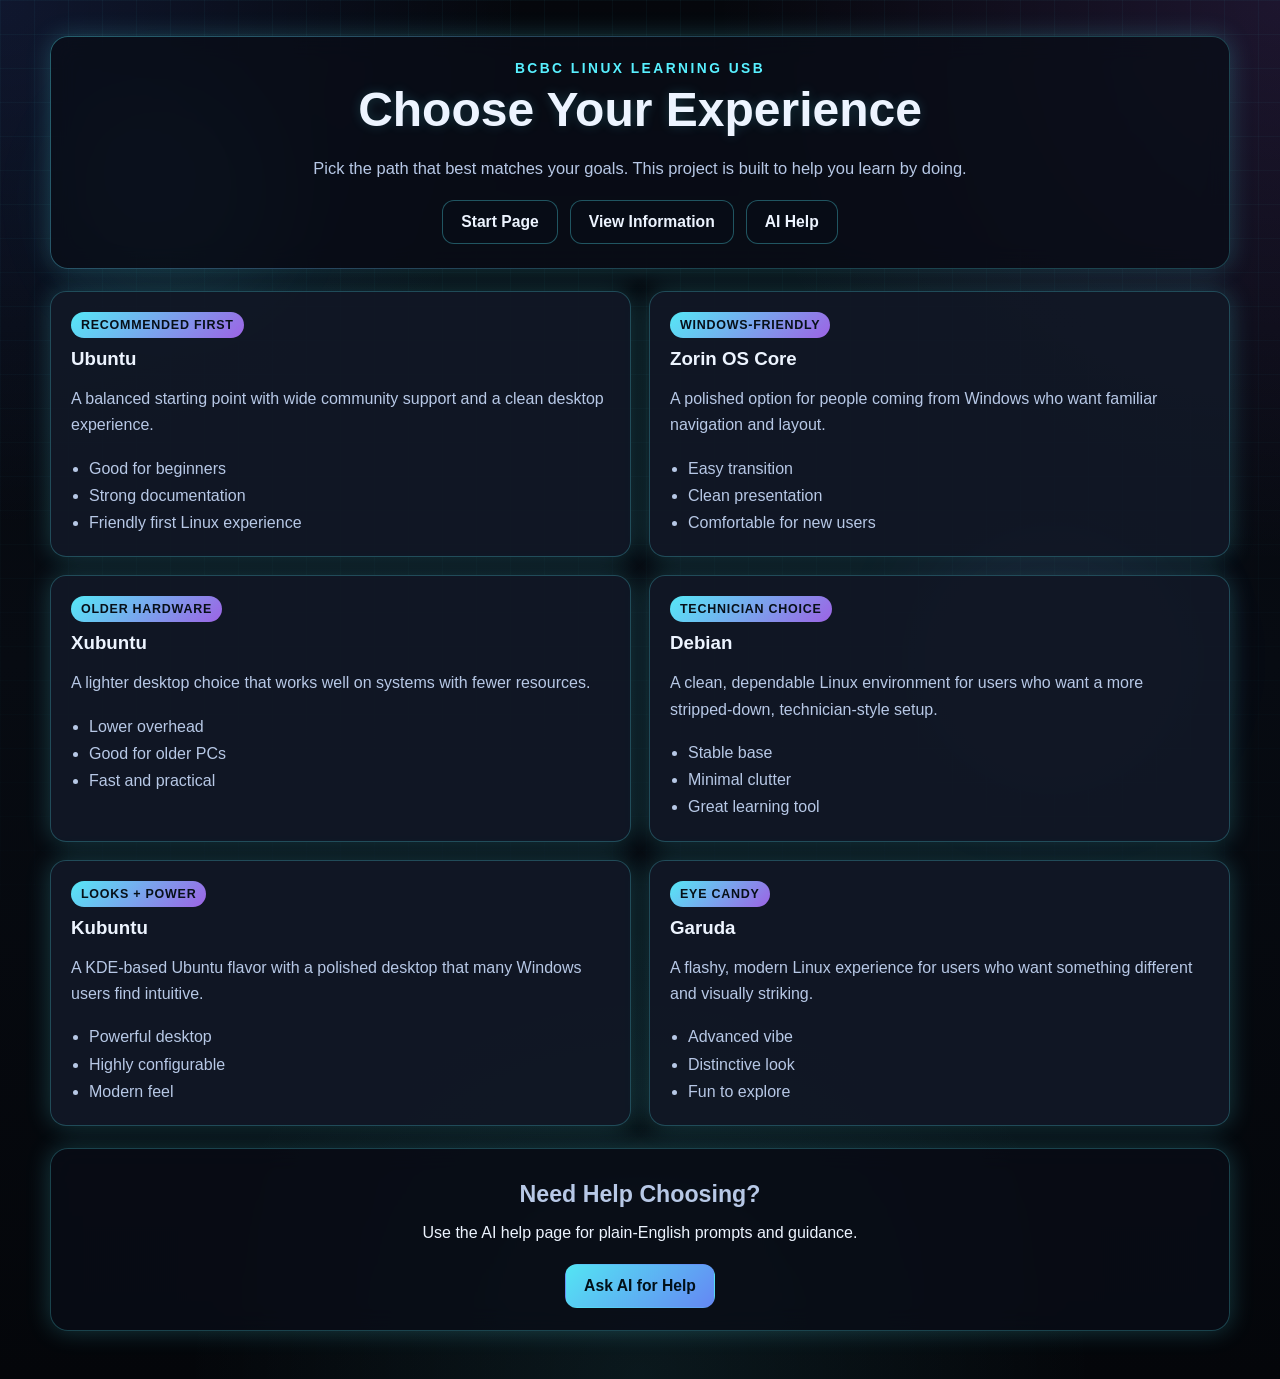
<file: menu/index.html>
<!DOCTYPE html>
<html lang="en">
<head>
  <meta charset="UTF-8" />
  <meta name="viewport" content="width=device-width, initial-scale=1.0" />
  <title>BCBC Learning Menu</title>
  <link rel="stylesheet" href="style.css" />
</head>
<body>
  <div class="bg-grid"></div>
  <div class="orb orb-a"></div>
  <div class="orb orb-b"></div>

  <main class="container">
    <section class="hero panel glow compact">
      <p class="eyebrow">BCBC Linux Learning USB</p>
      <h1>Choose Your Experience</h1>
      <p class="lead">
        Pick the path that best matches your goals. This project is built to help you learn by doing.
      </p>

      <div class="button-grid top-nav">
        <a class="btn" href="README_FIRST.html">Start Page</a>
        <a class="btn" href="choose.html">View Information</a>
        <a class="btn" href="ai_help.html">AI Help</a>
      </div>
    </section>

    <section class="menu-grid">
      <article class="menu-card">
        <div class="tag">Recommended First</div>
        <h3>Ubuntu</h3>
        <p>A balanced starting point with wide community support and a clean desktop experience.</p>
        <ul>
          <li>Good for beginners</li>
          <li>Strong documentation</li>
          <li>Friendly first Linux experience</li>
        </ul>
      </article>

      <article class="menu-card">
        <div class="tag">Windows-Friendly</div>
        <h3>Zorin OS Core</h3>
        <p>A polished option for people coming from Windows who want familiar navigation and layout.</p>
        <ul>
          <li>Easy transition</li>
          <li>Clean presentation</li>
          <li>Comfortable for new users</li>
        </ul>
      </article>

      <article class="menu-card">
        <div class="tag">Older Hardware</div>
        <h3>Xubuntu</h3>
        <p>A lighter desktop choice that works well on systems with fewer resources.</p>
        <ul>
          <li>Lower overhead</li>
          <li>Good for older PCs</li>
          <li>Fast and practical</li>
        </ul>
      </article>

      <article class="menu-card">
        <div class="tag">Technician Choice</div>
        <h3>Debian</h3>
        <p>A clean, dependable Linux environment for users who want a more stripped-down, technician-style setup.</p>
        <ul>
          <li>Stable base</li>
          <li>Minimal clutter</li>
          <li>Great learning tool</li>
        </ul>
      </article>

      <article class="menu-card">
        <div class="tag">Looks + Power</div>
        <h3>Kubuntu</h3>
        <p>A KDE-based Ubuntu flavor with a polished desktop that many Windows users find intuitive.</p>
        <ul>
          <li>Powerful desktop</li>
          <li>Highly configurable</li>
          <li>Modern feel</li>
        </ul>
      </article>

      <article class="menu-card">
        <div class="tag">Eye Candy</div>
        <h3>Garuda</h3>
        <p>A flashy, modern Linux experience for users who want something different and visually striking.</p>
        <ul>
          <li>Advanced vibe</li>
          <li>Distinctive look</li>
          <li>Fun to explore</li>
        </ul>
      </article>
    </section>

    <section class="panel actions-panel">
      <h2>Need Help Choosing?</h2>
      <p>Use the AI help page for plain-English prompts and guidance.</p>
      <div class="button-grid">
        <a class="btn primary" href="ai_help.html">Ask AI for Help</a>
      </div>
    </section>
  </main>

  <script src="script.js"></script>
</body>
</html>
</file>
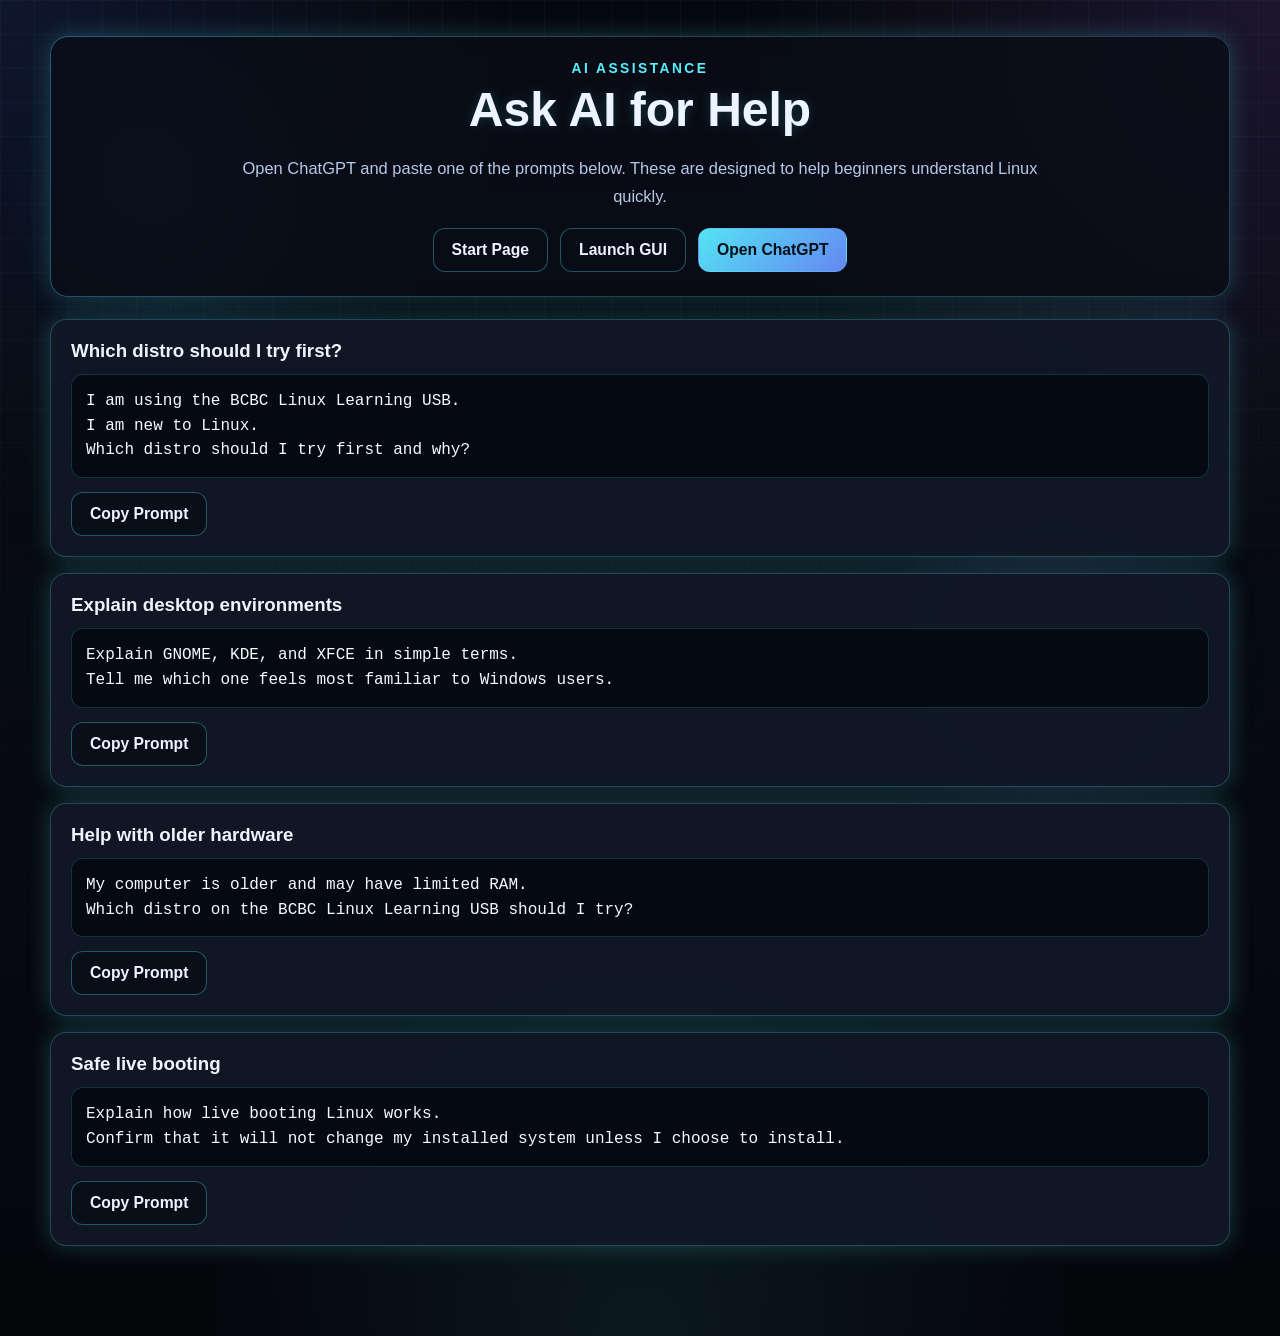
<file: menu/ai_help.html>
<!DOCTYPE html>
<html lang="en">
<head>
  <meta charset="UTF-8" />
  <meta name="viewport" content="width=device-width, initial-scale=1.0" />
  <title>BCBC AI Help</title>
  <link rel="stylesheet" href="style.css" />
</head>
<body>
  <div class="bg-grid"></div>
  <div class="orb orb-a"></div>
  <div class="orb orb-b"></div>

  <main class="container">
    <section class="hero panel glow compact">
      <p class="eyebrow">AI Assistance</p>
      <h1>Ask AI for Help</h1>
      <p class="lead">
        Open ChatGPT and paste one of the prompts below. These are designed to help beginners understand Linux quickly.
      </p>
      <div class="button-grid top-nav">
        <a class="btn" href="README_FIRST.html">Start Page</a>
        <a class="btn" href="index.html">Launch GUI</a>
        <a class="btn primary" href="https://chat.openai.com" target="_blank" rel="noopener">Open ChatGPT</a>
      </div>
    </section>

    <section class="prompt-stack">
      <article class="prompt-card">
        <h3>Which distro should I try first?</h3>
        <pre>I am using the BCBC Linux Learning USB.
I am new to Linux.
Which distro should I try first and why?</pre>
        <button class="btn copy-btn" data-copy="I am using the BCBC Linux Learning USB. I am new to Linux. Which distro should I try first and why?">Copy Prompt</button>
      </article>

      <article class="prompt-card">
        <h3>Explain desktop environments</h3>
        <pre>Explain GNOME, KDE, and XFCE in simple terms.
Tell me which one feels most familiar to Windows users.</pre>
        <button class="btn copy-btn" data-copy="Explain GNOME, KDE, and XFCE in simple terms. Tell me which one feels most familiar to Windows users.">Copy Prompt</button>
      </article>

      <article class="prompt-card">
        <h3>Help with older hardware</h3>
        <pre>My computer is older and may have limited RAM.
Which distro on the BCBC Linux Learning USB should I try?</pre>
        <button class="btn copy-btn" data-copy="My computer is older and may have limited RAM. Which distro on the BCBC Linux Learning USB should I try?">Copy Prompt</button>
      </article>

      <article class="prompt-card">
        <h3>Safe live booting</h3>
        <pre>Explain how live booting Linux works.
Confirm that it will not change my installed system unless I choose to install.</pre>
        <button class="btn copy-btn" data-copy="Explain how live booting Linux works. Confirm that it will not change my installed system unless I choose to install.">Copy Prompt</button>
      </article>
    </section>

    <div id="copy-status" class="copy-status" aria-live="polite"></div>
  </main>

  <script src="script.js"></script>
</body>
</html>
</file>
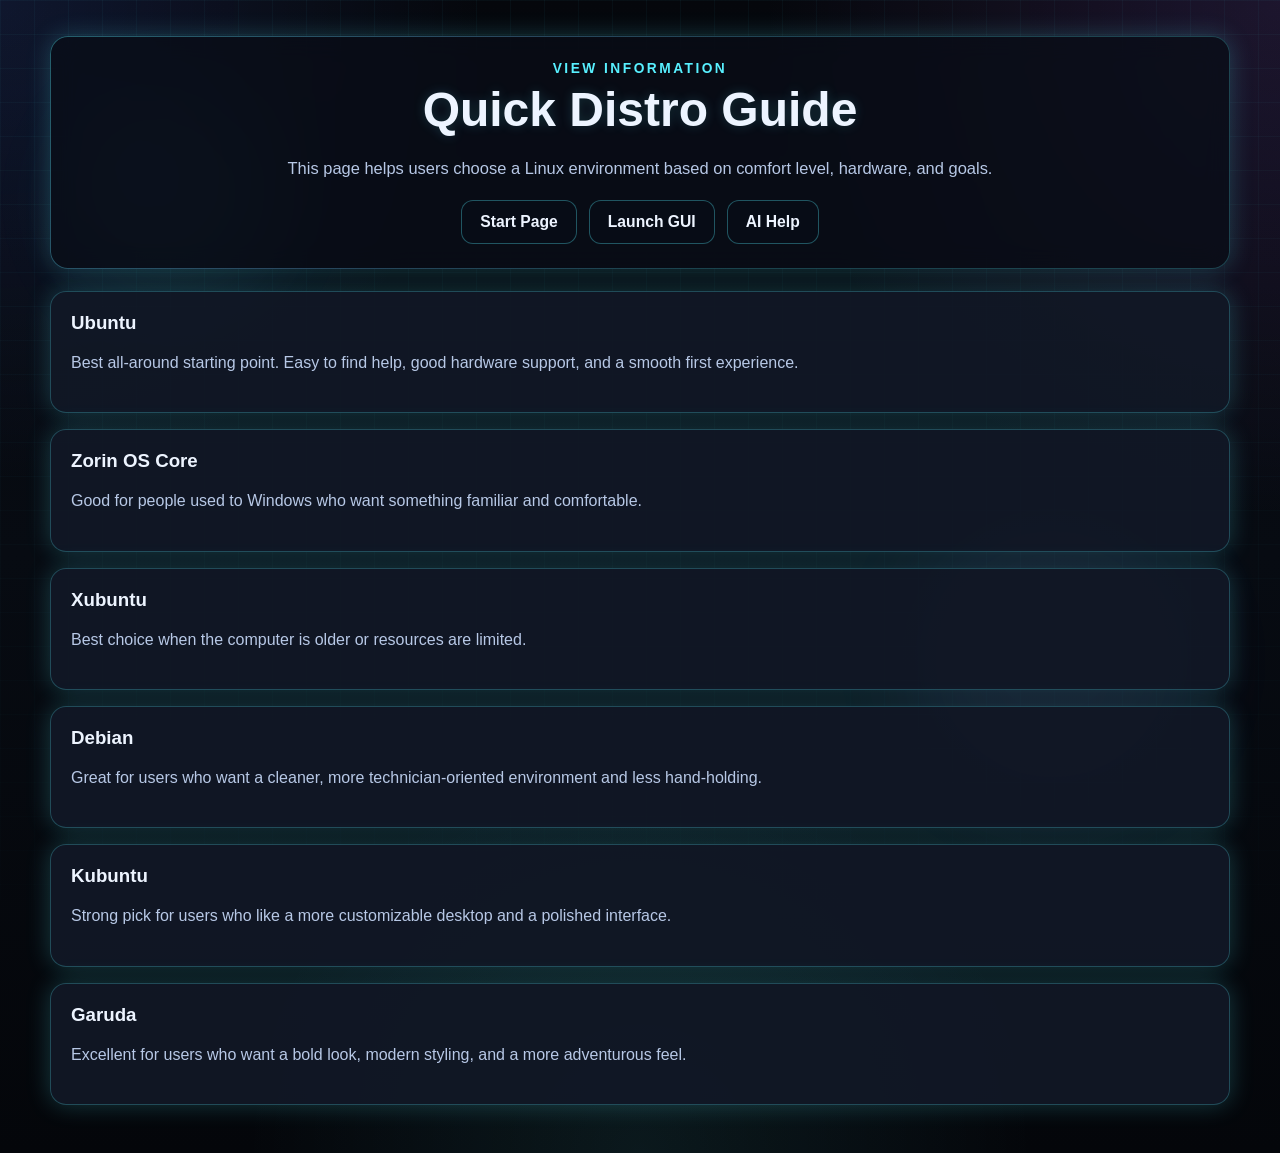
<file: menu/choose.html>
<!DOCTYPE html>
<html lang="en">
<head>
  <meta charset="UTF-8" />
  <meta name="viewport" content="width=device-width, initial-scale=1.0" />
  <title>BCBC Distro Guide</title>
  <link rel="stylesheet" href="style.css" />
</head>
<body>
  <div class="bg-grid"></div>
  <div class="orb orb-a"></div>
  <div class="orb orb-b"></div>

  <main class="container">
    <section class="hero panel glow compact">
      <p class="eyebrow">View Information</p>
      <h1>Quick Distro Guide</h1>
      <p class="lead">
        This page helps users choose a Linux environment based on comfort level, hardware, and goals.
      </p>
      <div class="button-grid top-nav">
        <a class="btn" href="README_FIRST.html">Start Page</a>
        <a class="btn" href="index.html">Launch GUI</a>
        <a class="btn" href="ai_help.html">AI Help</a>
      </div>
    </section>

    <section class="info-stack">
      <article class="info-card">
        <h3>Ubuntu</h3>
        <p>Best all-around starting point. Easy to find help, good hardware support, and a smooth first experience.</p>
      </article>

      <article class="info-card">
        <h3>Zorin OS Core</h3>
        <p>Good for people used to Windows who want something familiar and comfortable.</p>
      </article>

      <article class="info-card">
        <h3>Xubuntu</h3>
        <p>Best choice when the computer is older or resources are limited.</p>
      </article>

      <article class="info-card">
        <h3>Debian</h3>
        <p>Great for users who want a cleaner, more technician-oriented environment and less hand-holding.</p>
      </article>

      <article class="info-card">
        <h3>Kubuntu</h3>
        <p>Strong pick for users who like a more customizable desktop and a polished interface.</p>
      </article>

      <article class="info-card">
        <h3>Garuda</h3>
        <p>Excellent for users who want a bold look, modern styling, and a more adventurous feel.</p>
      </article>
    </section>
  </main>

  <script src="script.js"></script>
</body>
</html>
</file>
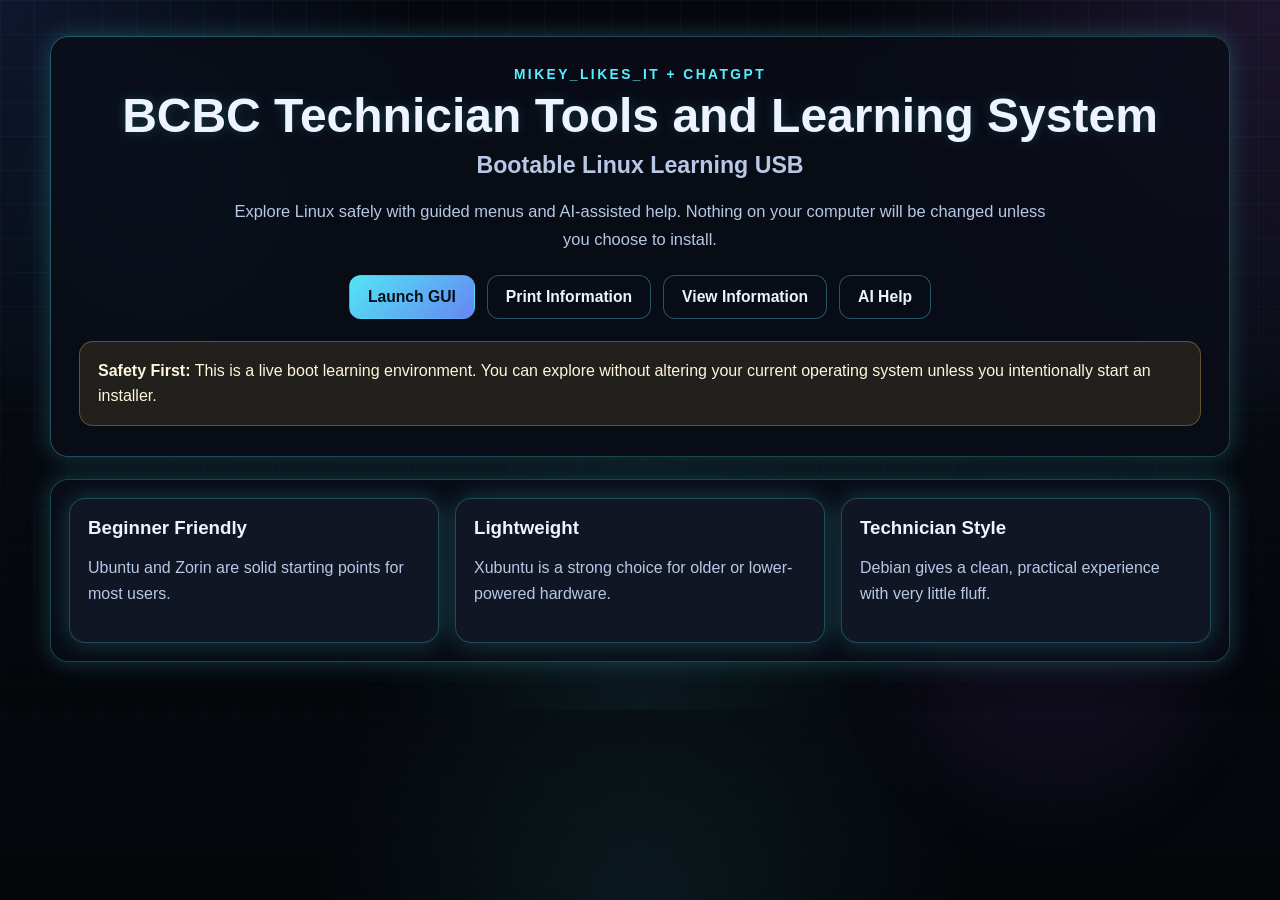
<file: menu/README_FIRST.html>
<!DOCTYPE html>
<html lang="en">
<head>
  <meta charset="UTF-8" />
  <meta name="viewport" content="width=device-width, initial-scale=1.0" />
  <title>BCBC Linux Learning USB</title>
  <link rel="stylesheet" href="style.css" />
</head>
<body class="landing-page">
  <div class="bg-grid"></div>
  <div class="orb orb-a"></div>
  <div class="orb orb-b"></div>

  <main class="container">
    <section class="hero panel glow">
      <p class="eyebrow">Mikey_Likes_IT + ChatGPT</p>
      <h1>BCBC Technician Tools and Learning System</h1>
      <h2>Bootable Linux Learning USB</h2>
      <p class="lead">
        Explore Linux safely with guided menus and AI-assisted help.
        Nothing on your computer will be changed unless you choose to install.
      </p>

      <div class="button-grid">
        <a class="btn primary" href="index.html">Launch GUI</a>
        <button class="btn" onclick="window.print()">Print Information</button>
        <a class="btn" href="choose.html">View Information</a>
        <a class="btn" href="ai_help.html">AI Help</a>
      </div>

      <div class="notice">
        <strong>Safety First:</strong>
        This is a live boot learning environment. You can explore without altering your current operating system
        unless you intentionally start an installer.
      </div>
    </section>

    <section class="panel cards-row">
      <article class="mini-card">
        <h3>Beginner Friendly</h3>
        <p>Ubuntu and Zorin are solid starting points for most users.</p>
      </article>
      <article class="mini-card">
        <h3>Lightweight</h3>
        <p>Xubuntu is a strong choice for older or lower-powered hardware.</p>
      </article>
      <article class="mini-card">
        <h3>Technician Style</h3>
        <p>Debian gives a clean, practical experience with very little fluff.</p>
      </article>
    </section>
  </main>

  <script src="script.js"></script>
</body>
</html>
</file>
<file: menu/style.css>
* {
  box-sizing: border-box;
}

:root {
  --bg: #05070c;
  --panel: rgba(10, 14, 24, 0.78);
  --panel-strong: rgba(18, 24, 38, 0.92);
  --text: #edf4ff;
  --muted: #b7c8e6;
  --cyan: #58f0ff;
  --blue: #6a8dff;
  --violet: #b06eff;
  --line: rgba(88, 240, 255, 0.24);
  --glow: 0 0 25px rgba(88, 240, 255, 0.22);
  --radius: 18px;
}

html, body {
  margin: 0;
  padding: 0;
  min-height: 100%;
  font-family: "Segoe UI", Tahoma, Geneva, Verdana, sans-serif;
  color: var(--text);
  background:
    radial-gradient(circle at top left, rgba(80, 120, 255, 0.14), transparent 28%),
    radial-gradient(circle at top right, rgba(176, 110, 255, 0.14), transparent 30%),
    radial-gradient(circle at bottom center, rgba(88, 240, 255, 0.08), transparent 30%),
    linear-gradient(180deg, #05070c 0%, #070b12 48%, #04060a 100%);
}

body {
  position: relative;
  overflow-x: hidden;
}

.bg-grid {
  position: fixed;
  inset: 0;
  background-image:
    linear-gradient(rgba(88, 240, 255, 0.06) 1px, transparent 1px),
    linear-gradient(90deg, rgba(88, 240, 255, 0.06) 1px, transparent 1px);
  background-size: 34px 34px;
  mask-image: linear-gradient(to bottom, rgba(0,0,0,0.65), rgba(0,0,0,0.15));
  pointer-events: none;
}

.orb {
  position: fixed;
  border-radius: 50%;
  filter: blur(48px);
  opacity: 0.32;
  pointer-events: none;
}

.orb-a {
  width: 220px;
  height: 220px;
  background: rgba(88, 240, 255, 0.22);
  top: 10%;
  left: 5%;
}

.orb-b {
  width: 300px;
  height: 300px;
  background: rgba(176, 110, 255, 0.20);
  bottom: 10%;
  right: 6%;
}

.container {
  position: relative;
  z-index: 1;
  width: min(1180px, calc(100% - 32px));
  margin: 0 auto;
  padding: 36px 0 48px;
}

.panel {
  background: var(--panel);
  border: 1px solid var(--line);
  border-radius: var(--radius);
  backdrop-filter: blur(12px);
  box-shadow: var(--glow);
}

.hero {
  padding: 30px 28px;
  text-align: center;
  margin-bottom: 22px;
}

.hero.compact {
  padding-top: 24px;
  padding-bottom: 24px;
}

.glow {
  position: relative;
}

.glow::after {
  content: "";
  position: absolute;
  inset: -1px;
  border-radius: inherit;
  pointer-events: none;
  background: linear-gradient(135deg, rgba(88, 240, 255, 0.16), rgba(176, 110, 255, 0.10), transparent 65%);
  mask: linear-gradient(#000, #000) content-box, linear-gradient(#000, #000);
  -webkit-mask: linear-gradient(#000, #000) content-box, linear-gradient(#000, #000);
  padding: 1px;
  mask-composite: exclude;
  -webkit-mask-composite: xor;
}

.eyebrow {
  margin: 0 0 8px;
  font-size: 0.86rem;
  font-weight: 700;
  letter-spacing: 0.18em;
  text-transform: uppercase;
  color: var(--cyan);
}

h1 {
  margin: 0;
  font-size: clamp(2rem, 4vw, 3rem);
  line-height: 1.08;
  text-shadow: 0 0 12px rgba(88, 240, 255, 0.18);
}

h2 {
  margin: 10px 0 0;
  font-size: clamp(1.1rem, 2vw, 1.45rem);
  color: var(--muted);
  font-weight: 600;
}

h3 {
  margin-top: 0;
  margin-bottom: 8px;
}

.lead {
  max-width: 840px;
  margin: 18px auto 0;
  font-size: 1.03rem;
  line-height: 1.7;
  color: var(--muted);
}

.button-grid {
  display: flex;
  flex-wrap: wrap;
  justify-content: center;
  gap: 12px;
  margin-top: 22px;
}

.top-nav {
  margin-top: 18px;
}

.btn {
  appearance: none;
  border: 1px solid rgba(88, 240, 255, 0.32);
  background: rgba(8, 14, 24, 0.82);
  color: var(--text);
  border-radius: 12px;
  padding: 12px 18px;
  font-size: 0.98rem;
  font-weight: 600;
  text-decoration: none;
  cursor: pointer;
  transition: transform 0.18s ease, box-shadow 0.18s ease, border-color 0.18s ease, background 0.18s ease;
  box-shadow: 0 0 0 rgba(88, 240, 255, 0);
}

.btn:hover {
  transform: translateY(-1px);
  border-color: rgba(88, 240, 255, 0.7);
  box-shadow: 0 0 18px rgba(88, 240, 255, 0.16);
}

.btn.primary {
  background: linear-gradient(135deg, rgba(88, 240, 255, 0.95), rgba(106, 141, 255, 0.95));
  color: #021018;
  border-color: transparent;
}

.notice {
  margin-top: 22px;
  padding: 16px 18px;
  border-radius: 14px;
  background: rgba(255, 213, 92, 0.10);
  border: 1px solid rgba(255, 213, 92, 0.28);
  color: #fff7dc;
  line-height: 1.6;
  text-align: left;
}

.cards-row {
  display: grid;
  grid-template-columns: repeat(3, 1fr);
  gap: 16px;
  padding: 18px;
}

.mini-card,
.menu-card,
.info-card,
.prompt-card {
  background: var(--panel-strong);
  border: 1px solid var(--line);
  border-radius: 16px;
  box-shadow: var(--glow);
}

.mini-card {
  padding: 18px;
}

.menu-grid {
  display: grid;
  grid-template-columns: repeat(2, 1fr);
  gap: 18px;
  margin-bottom: 22px;
}

.menu-card {
  padding: 20px;
}

.menu-card p,
.info-card p,
.mini-card p {
  color: var(--muted);
  line-height: 1.65;
}

.menu-card ul {
  margin: 12px 0 0;
  padding-left: 18px;
  color: var(--muted);
  line-height: 1.7;
}

.tag {
  display: inline-block;
  margin-bottom: 10px;
  padding: 6px 10px;
  font-size: 0.78rem;
  font-weight: 700;
  letter-spacing: 0.06em;
  text-transform: uppercase;
  color: #071019;
  border-radius: 999px;
  background: linear-gradient(135deg, rgba(88, 240, 255, 0.96), rgba(176, 110, 255, 0.88));
}

.actions-panel {
  padding: 22px;
  text-align: center;
}

.info-stack,
.prompt-stack {
  display: grid;
  gap: 16px;
}

.info-card,
.prompt-card {
  padding: 20px;
}

.prompt-card pre {
  margin: 12px 0 14px;
  white-space: pre-wrap;
  word-break: break-word;
  background: rgba(4, 8, 16, 0.88);
  border: 1px solid rgba(88, 240, 255, 0.18);
  border-radius: 12px;
  padding: 14px;
  color: #f5fbff;
  font-family: Consolas, "Courier New", monospace;
  line-height: 1.55;
}

.copy-status {
  position: sticky;
  bottom: 12px;
  margin-top: 18px;
  text-align: center;
  min-height: 24px;
  color: var(--cyan);
  font-weight: 700;
}

@media (max-width: 860px) {
  .cards-row,
  .menu-grid {
    grid-template-columns: 1fr;
  }

  .container {
    width: min(100% - 20px, 1180px);
  }

  .hero {
    padding: 24px 18px;
  }
}

@media print {
  .bg-grid, .orb, .button-grid, .copy-status {
    display: none !important;
  }

  body, html {
    background: white !important;
    color: black !important;
  }

  .panel, .mini-card, .menu-card, .info-card, .prompt-card, .notice {
    box-shadow: none !important;
    background: white !important;
    border: 1px solid #999 !important;
    color: black !important;
  }

  .eyebrow, h1, h2, h3, .lead, p, li, pre {
    color: black !important;
    text-shadow: none !important;
  }
}
</file>
